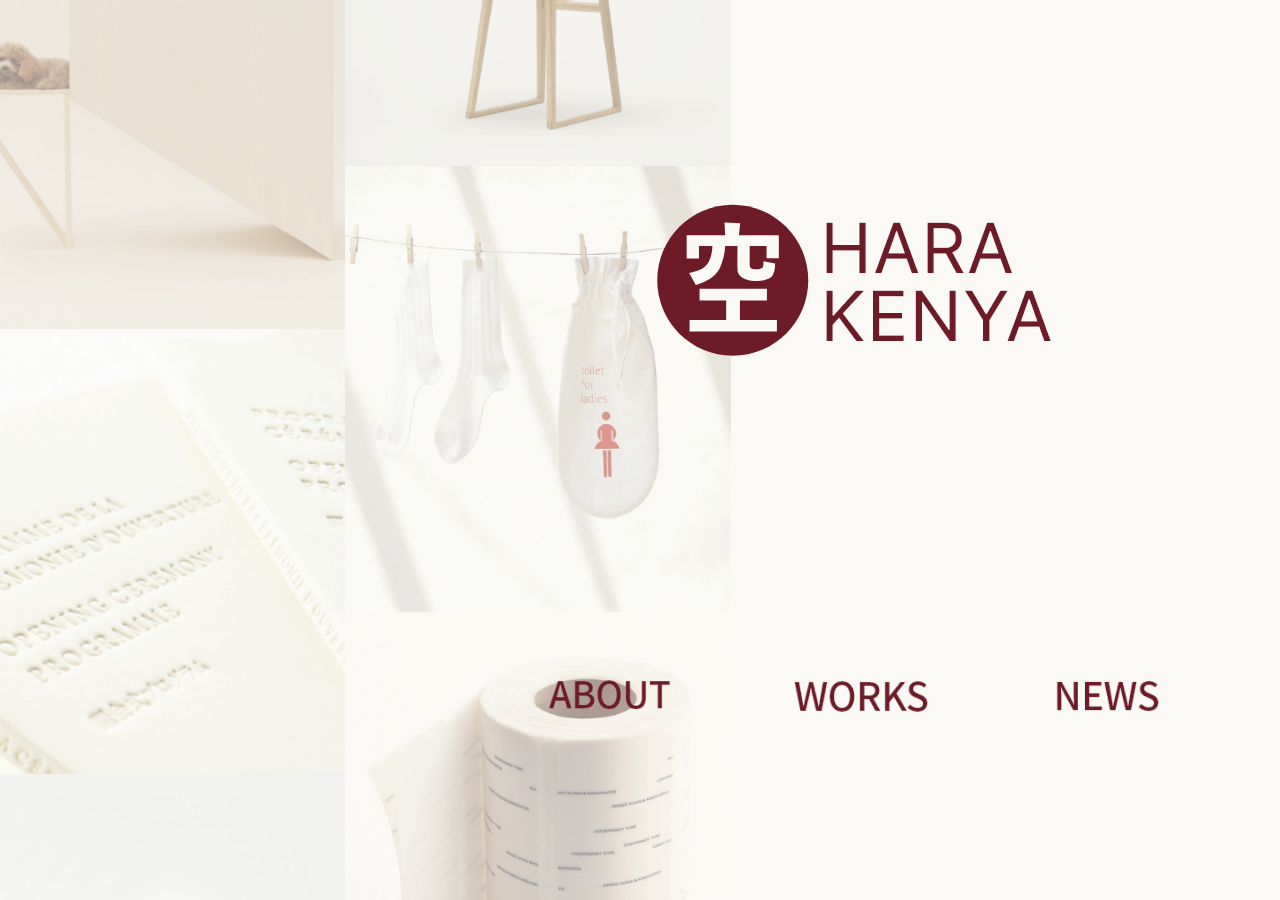
<file: index.html>
<!DOCTYPE html>
<html lang="ko">
<head>
    <meta charset="UTF-8">
    <meta http-equiv="X-UA-Compatible" content="IE=edge">
    <meta name="viewport" content="width=device-width, initial-scale=1.0">
    <title>HARA KENTA</title>
    <link rel="stylesheet" href="master.css">
</head>
<body>
    <div class="cont">
        <div class="wrap">
           <a href="sub01.html">
                <div class="icon00 icon01">
                    <img src="img/m03.png" height="60px">
                </div>
            </a>     
            <a href="sub02.html">
                <div class="icon00 con02">
                    <img src="img/m04.png" height="60px">
                </div>
            </a>    
            <a href="sub03.html">
                <div class="icon00 icon03">
                    <img src="img/m05.png" height="60px">
                </div>
            </a>    
        </div>
        <div class="wrap2">
            <img src="img/m02.png">
        </div>
    </div>
</body>
</html>
</file>
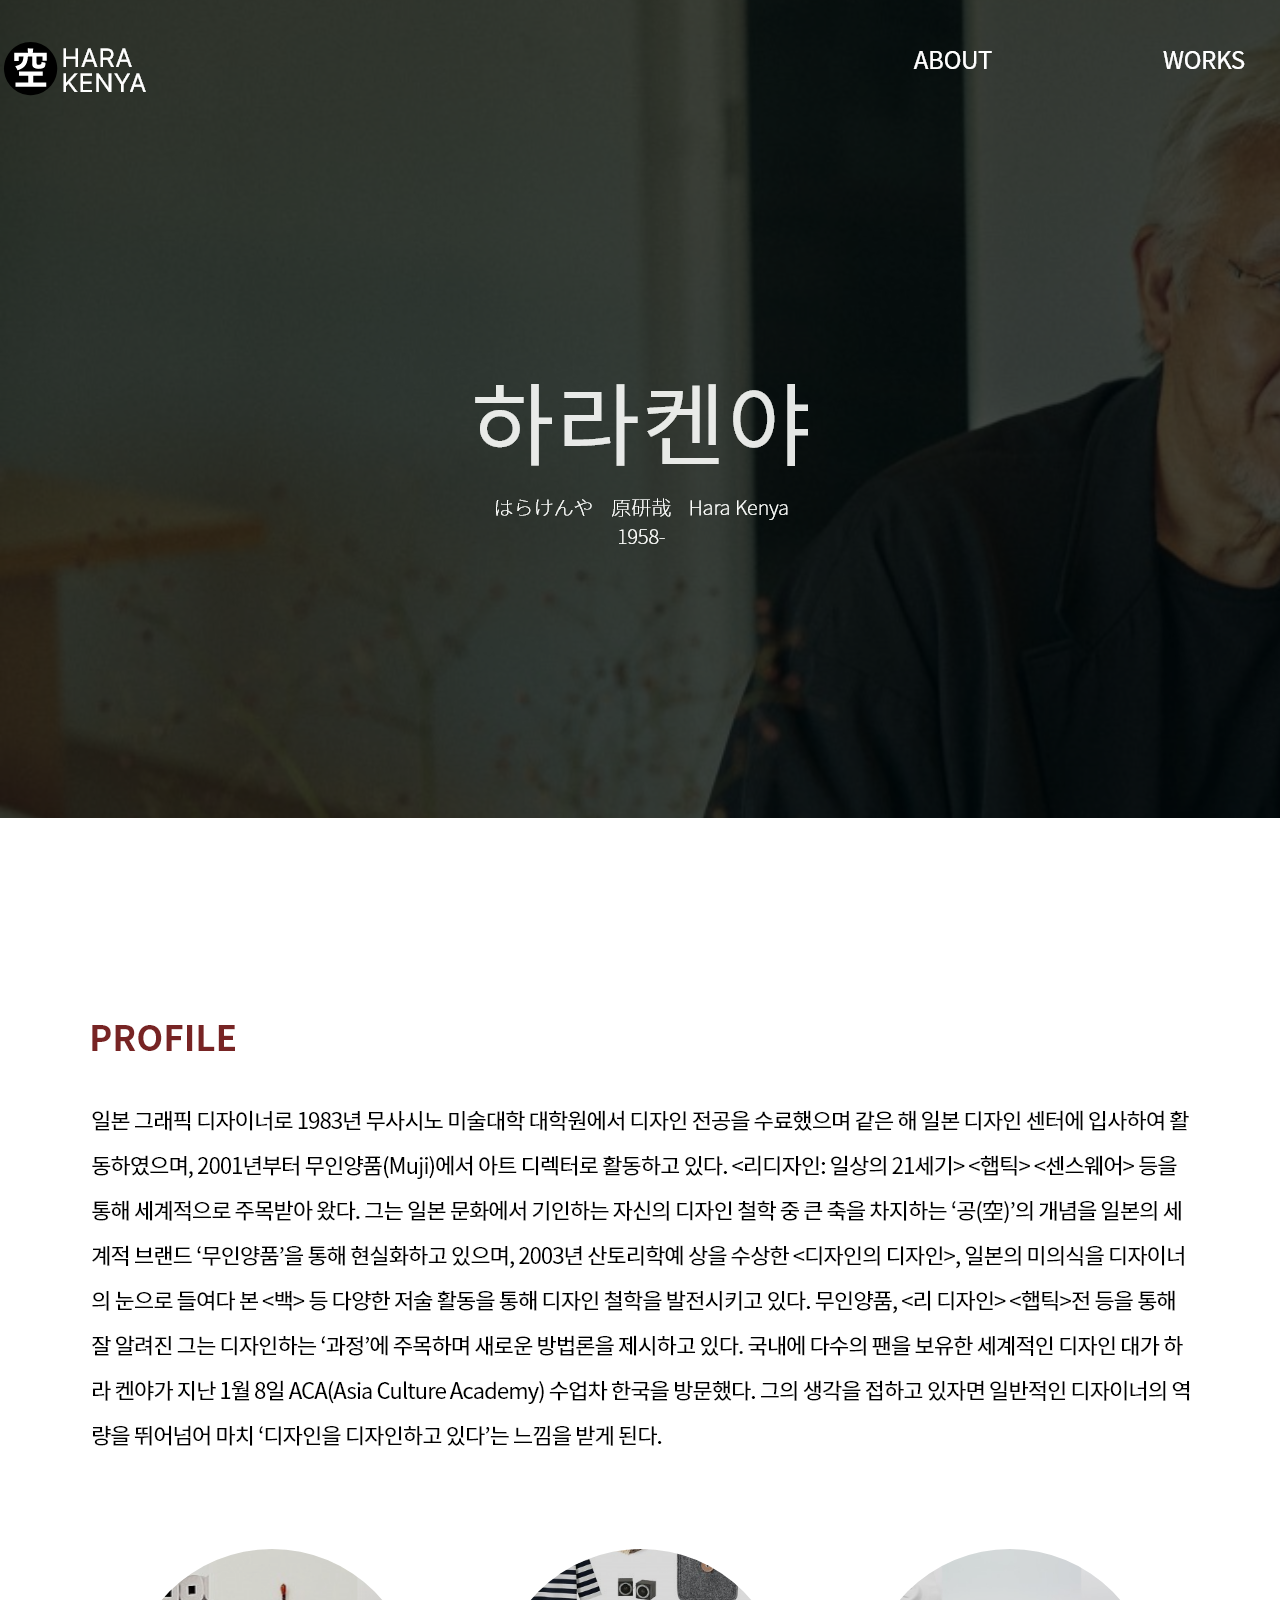
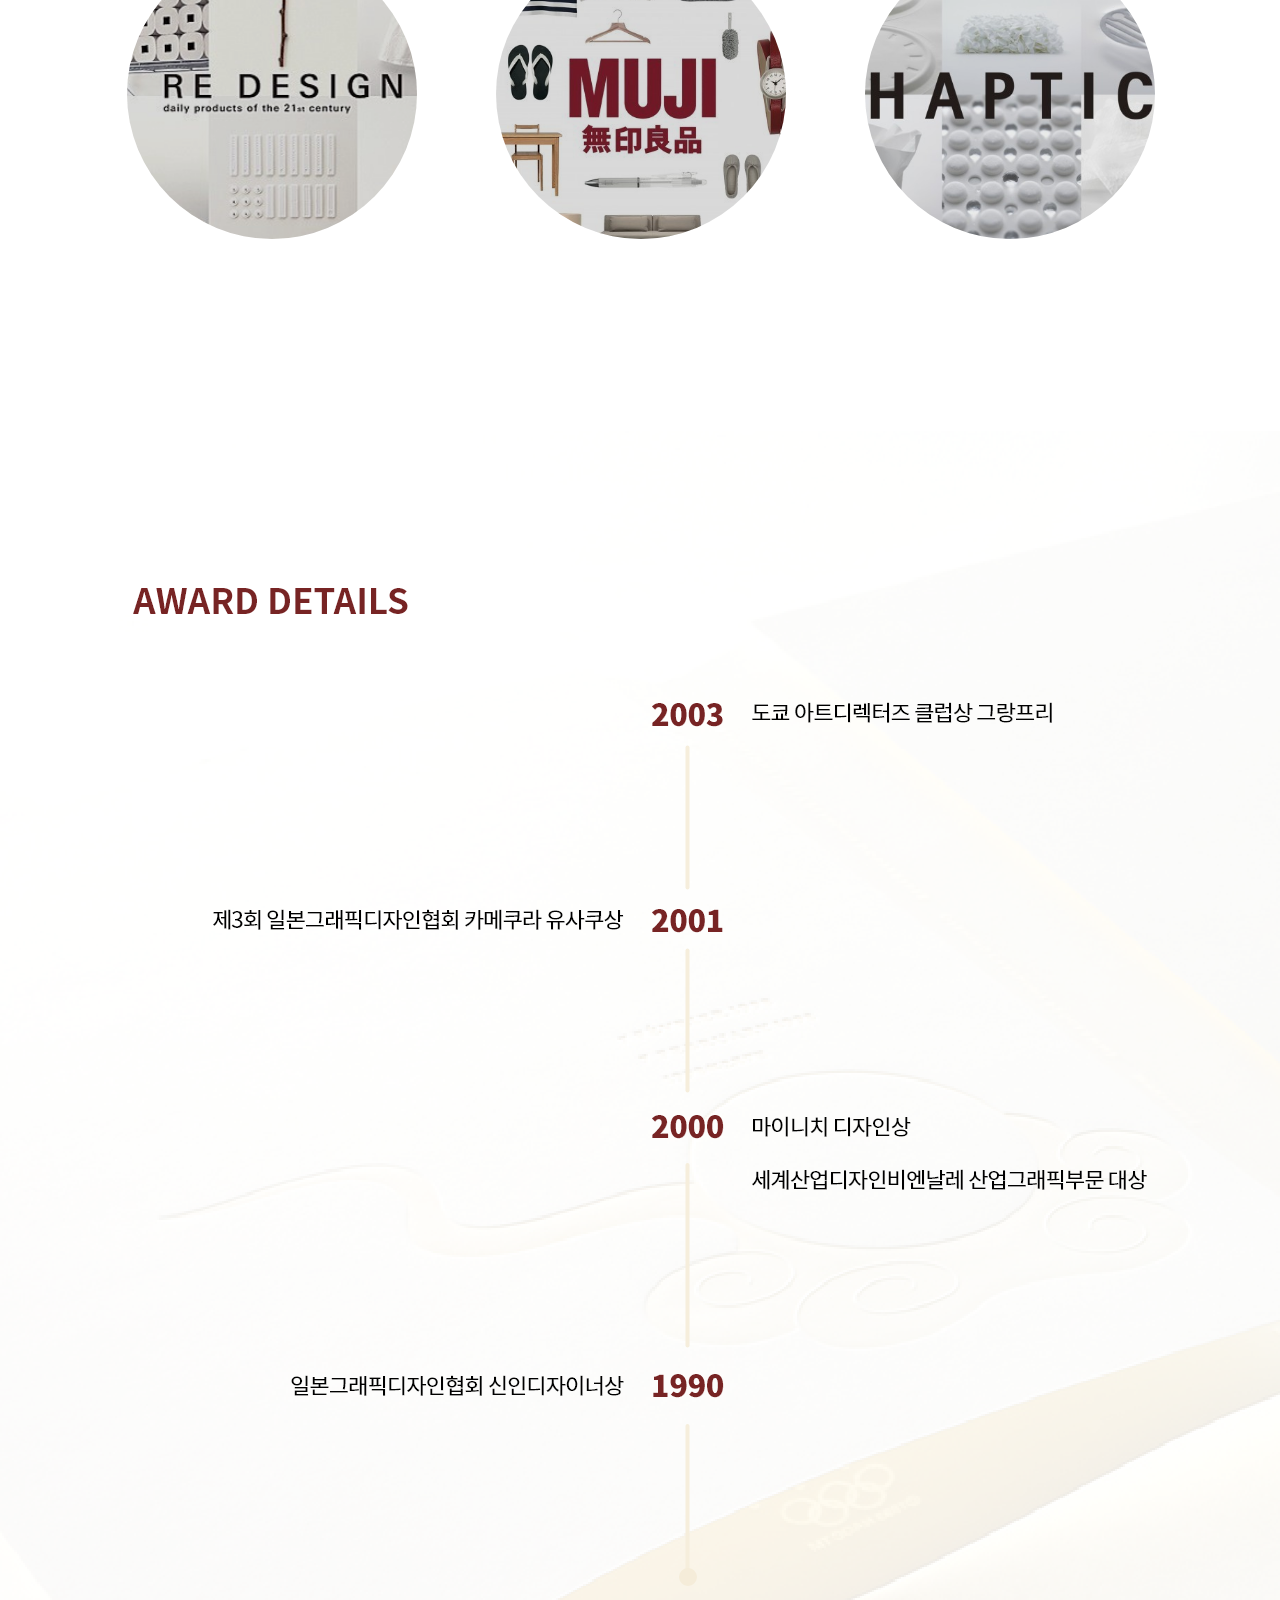
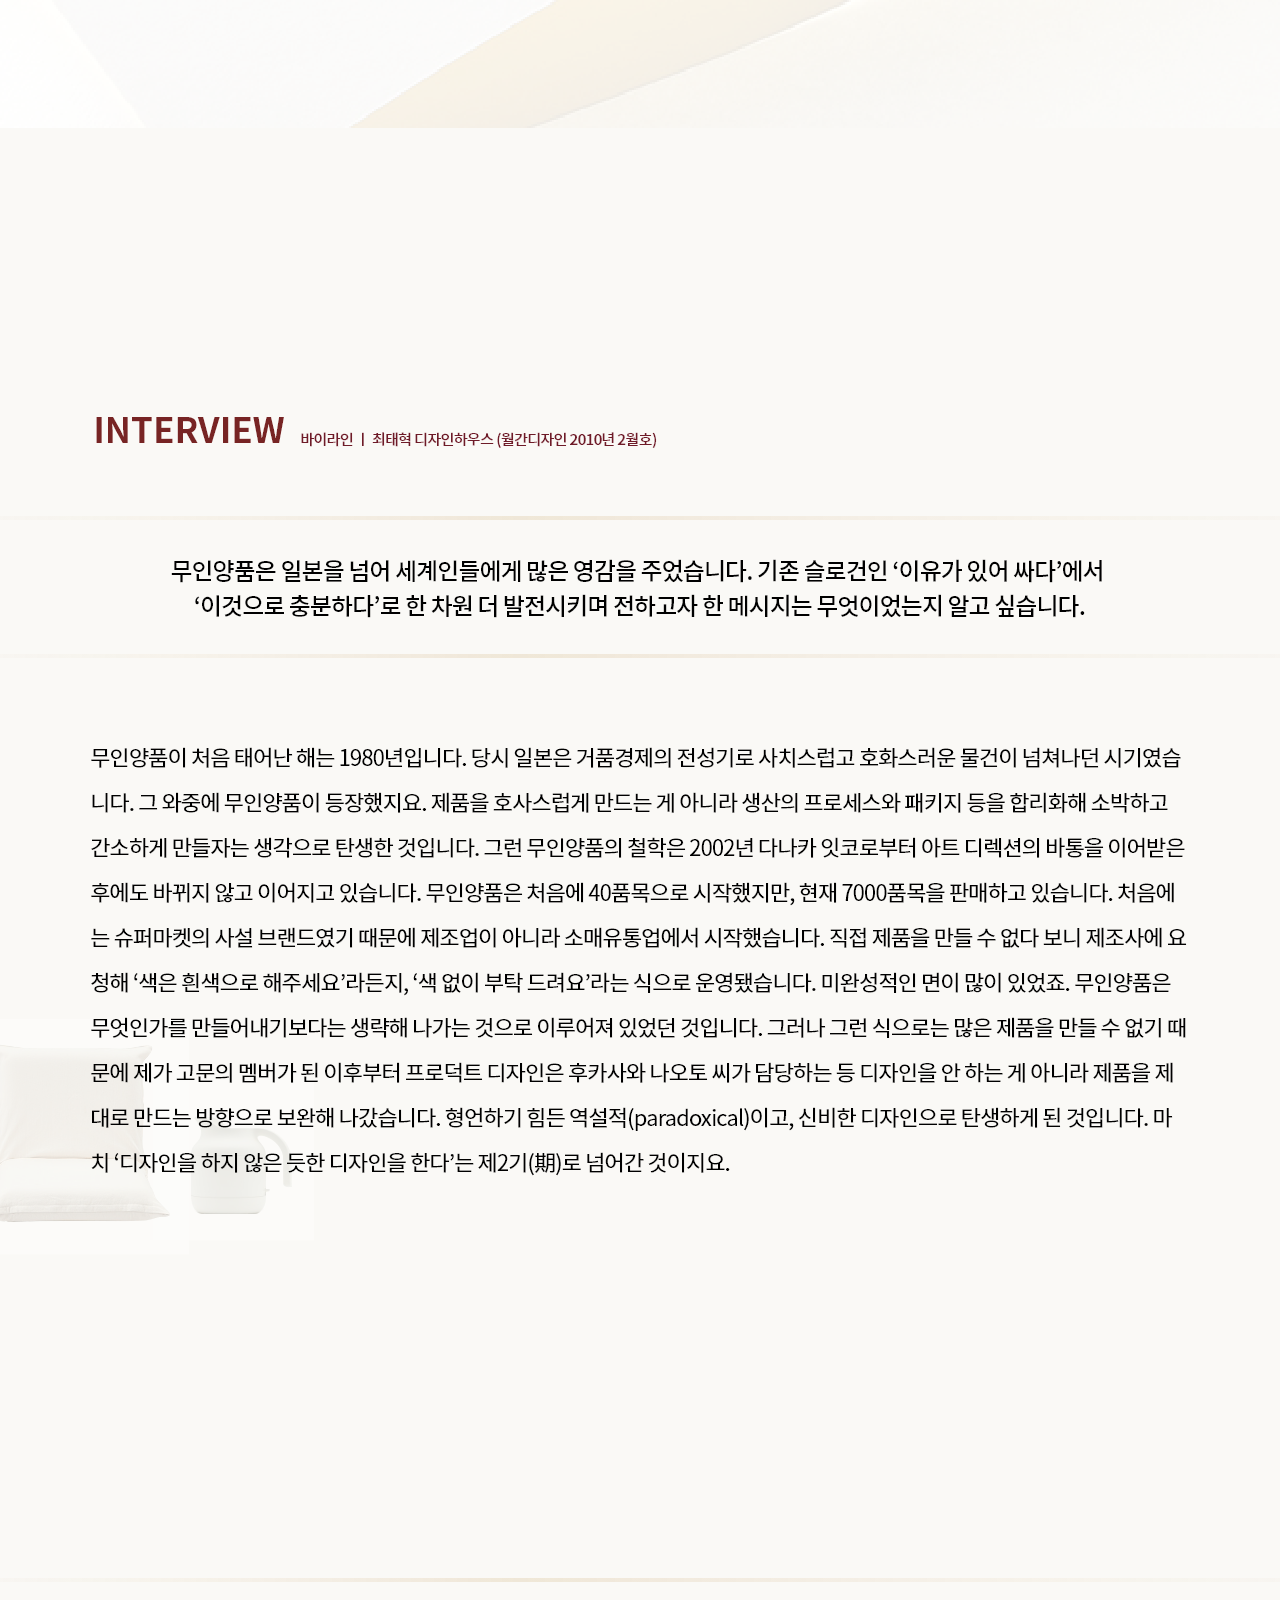
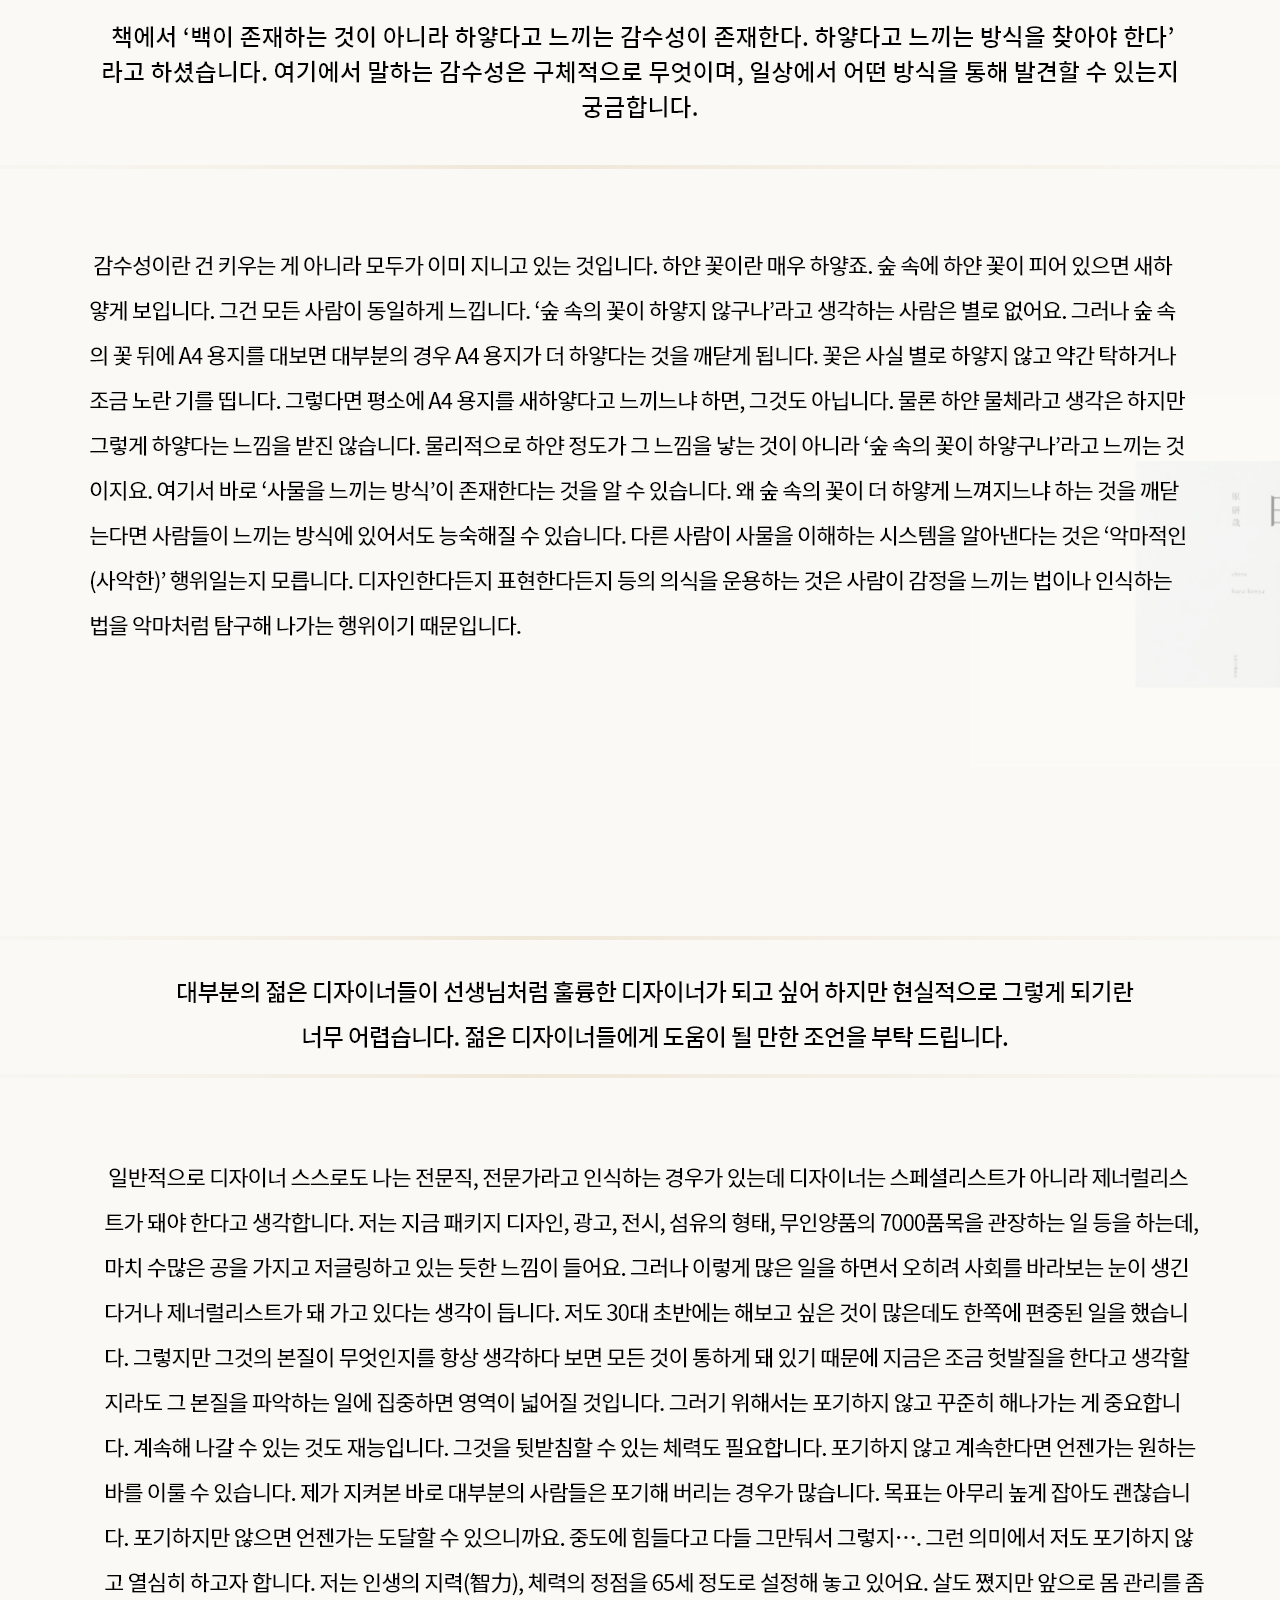
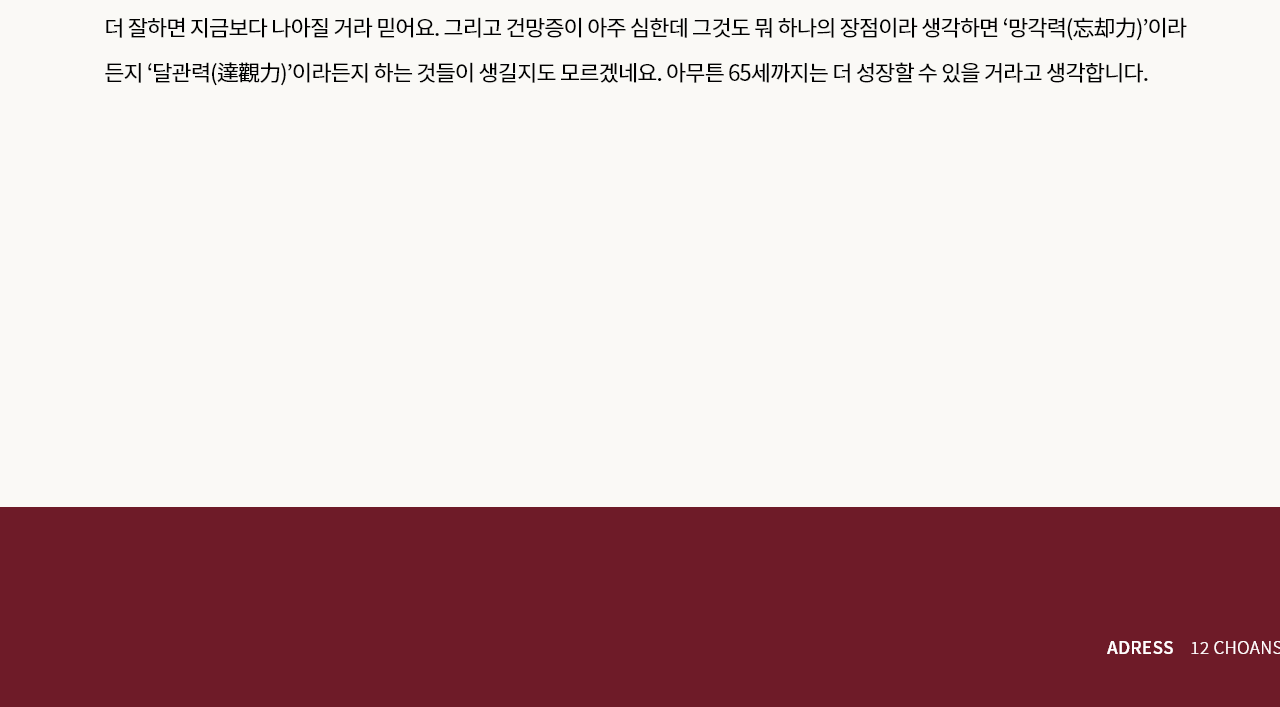
<file: sub01.html>
<!DOCTYPE html>
<html lang="ko">
<head>
    <meta charset="UTF-8">
    <meta http-equiv="X-UA-Compatible" content="IE=edge">
    <meta name="viewport" content="width=device-width, initial-scale=1.0">
    <title>HARA KENTA</title>
    <link rel="stylesheet" href="master.css">
</head>
<body>
    <section>
        <div class="s01_b00 s01_b01">
            <nav>
                <ul>
                    <li class="bt00"><a href="index.html"><img src="img/s01_m01.png"></a></li>
                    <li class="bt01"><a href="sub01.html"><img src="img/s01_m02.png"></a></li>
                    <li class="bt02"><a href="sub02.html"><img src="img/s01_m03.png"></a></li>
                    <li class="bt03"><a href="sub03.html"><img src="img/s01_m04.png"></a></li>
                </ul>
            </nav>
            <div class="s01_txt">
                <img src="img/s01_00.png">
            </div>
        </div>
        <div class="s01_b00 s01_b02">
            <img src="img/s01_02.png">
        </div>
        <div class="s01_b00 s01_b03">
            <img src="img/s01_03.png">
        </div>
        <div class="s01_b00 s01_b04">
            <img src="img/s01_04.png">
        </div>
        <div class="s01_b00 s01_b05">
            <img src="img/s01_05.png">
        </div>
        <div class="s01_b00 s01_b06">
            <img src="img/s01_06.png">
        </div>
        <div class="s01_box1"></div>
        <div class="s01_b00 s01_b07">
            <img src="img/s01_07.png">
        </div>
    </section>
</body>
</html>
</file>
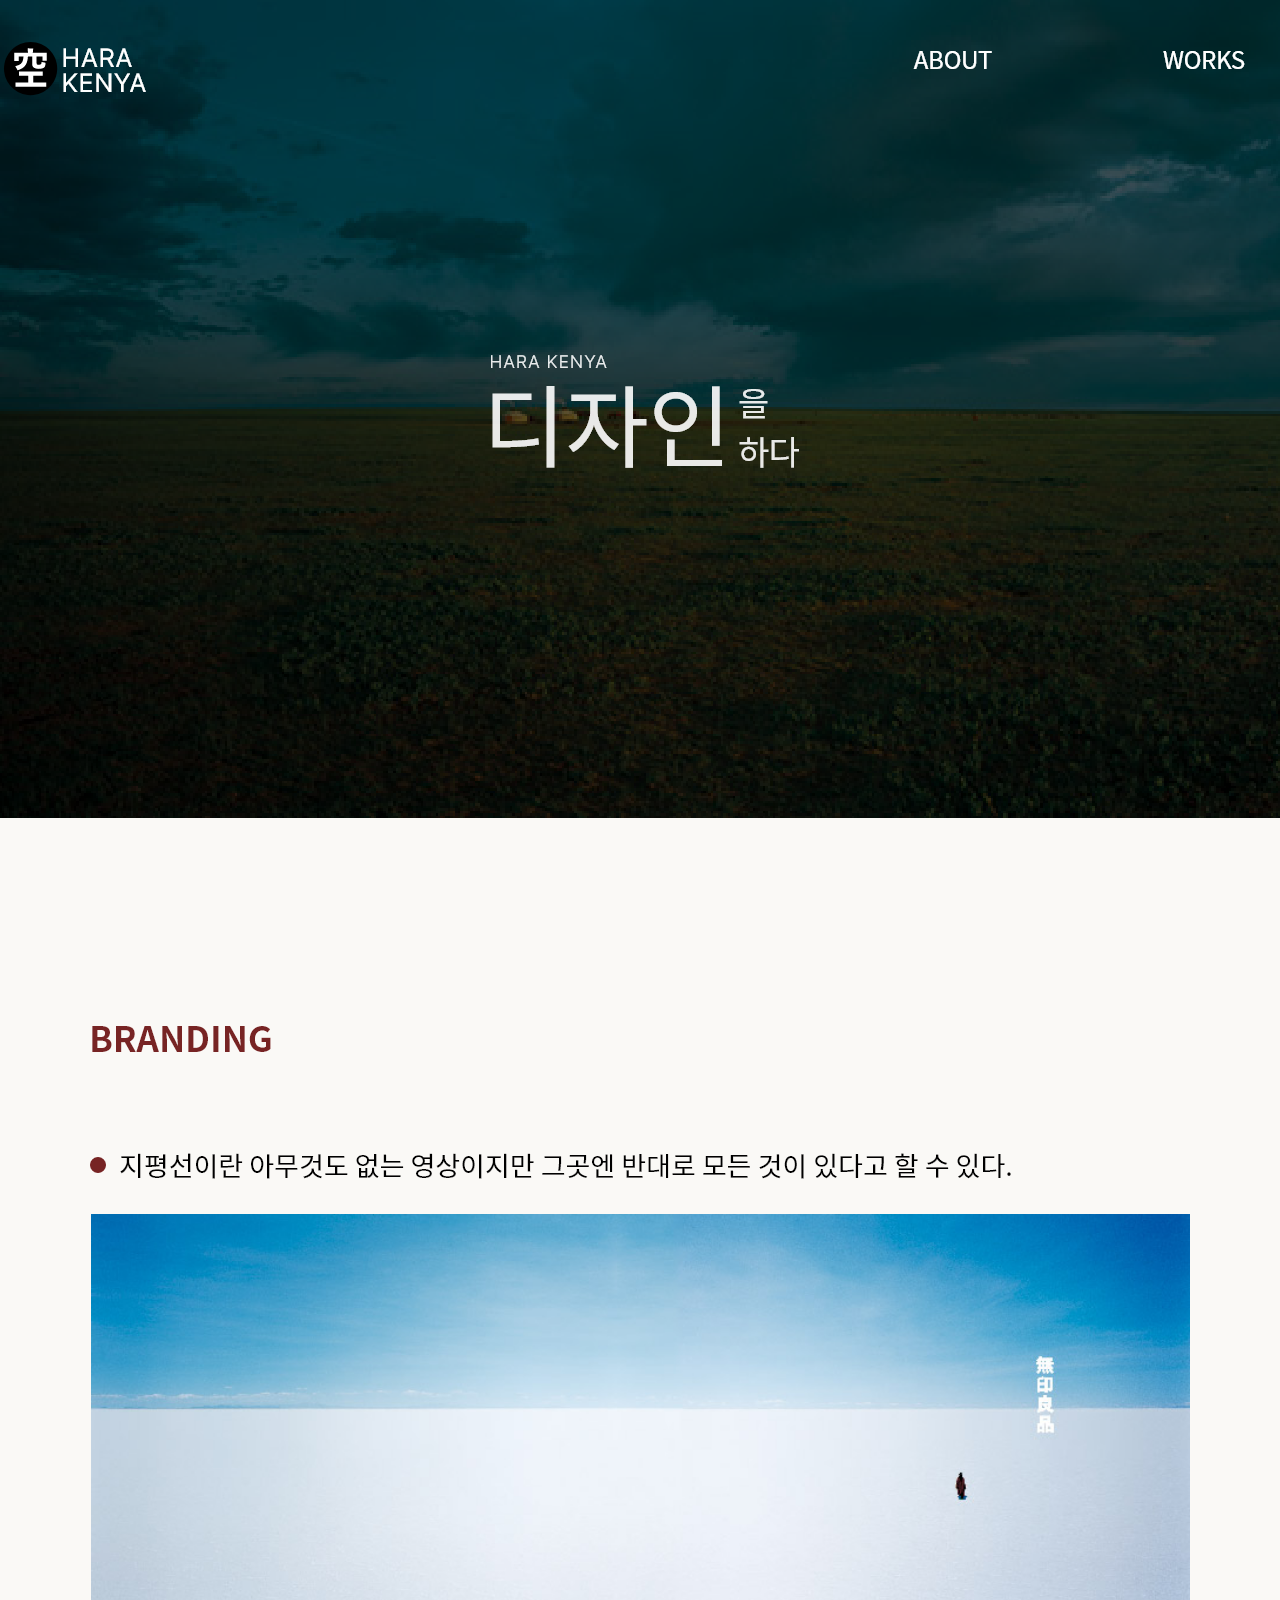
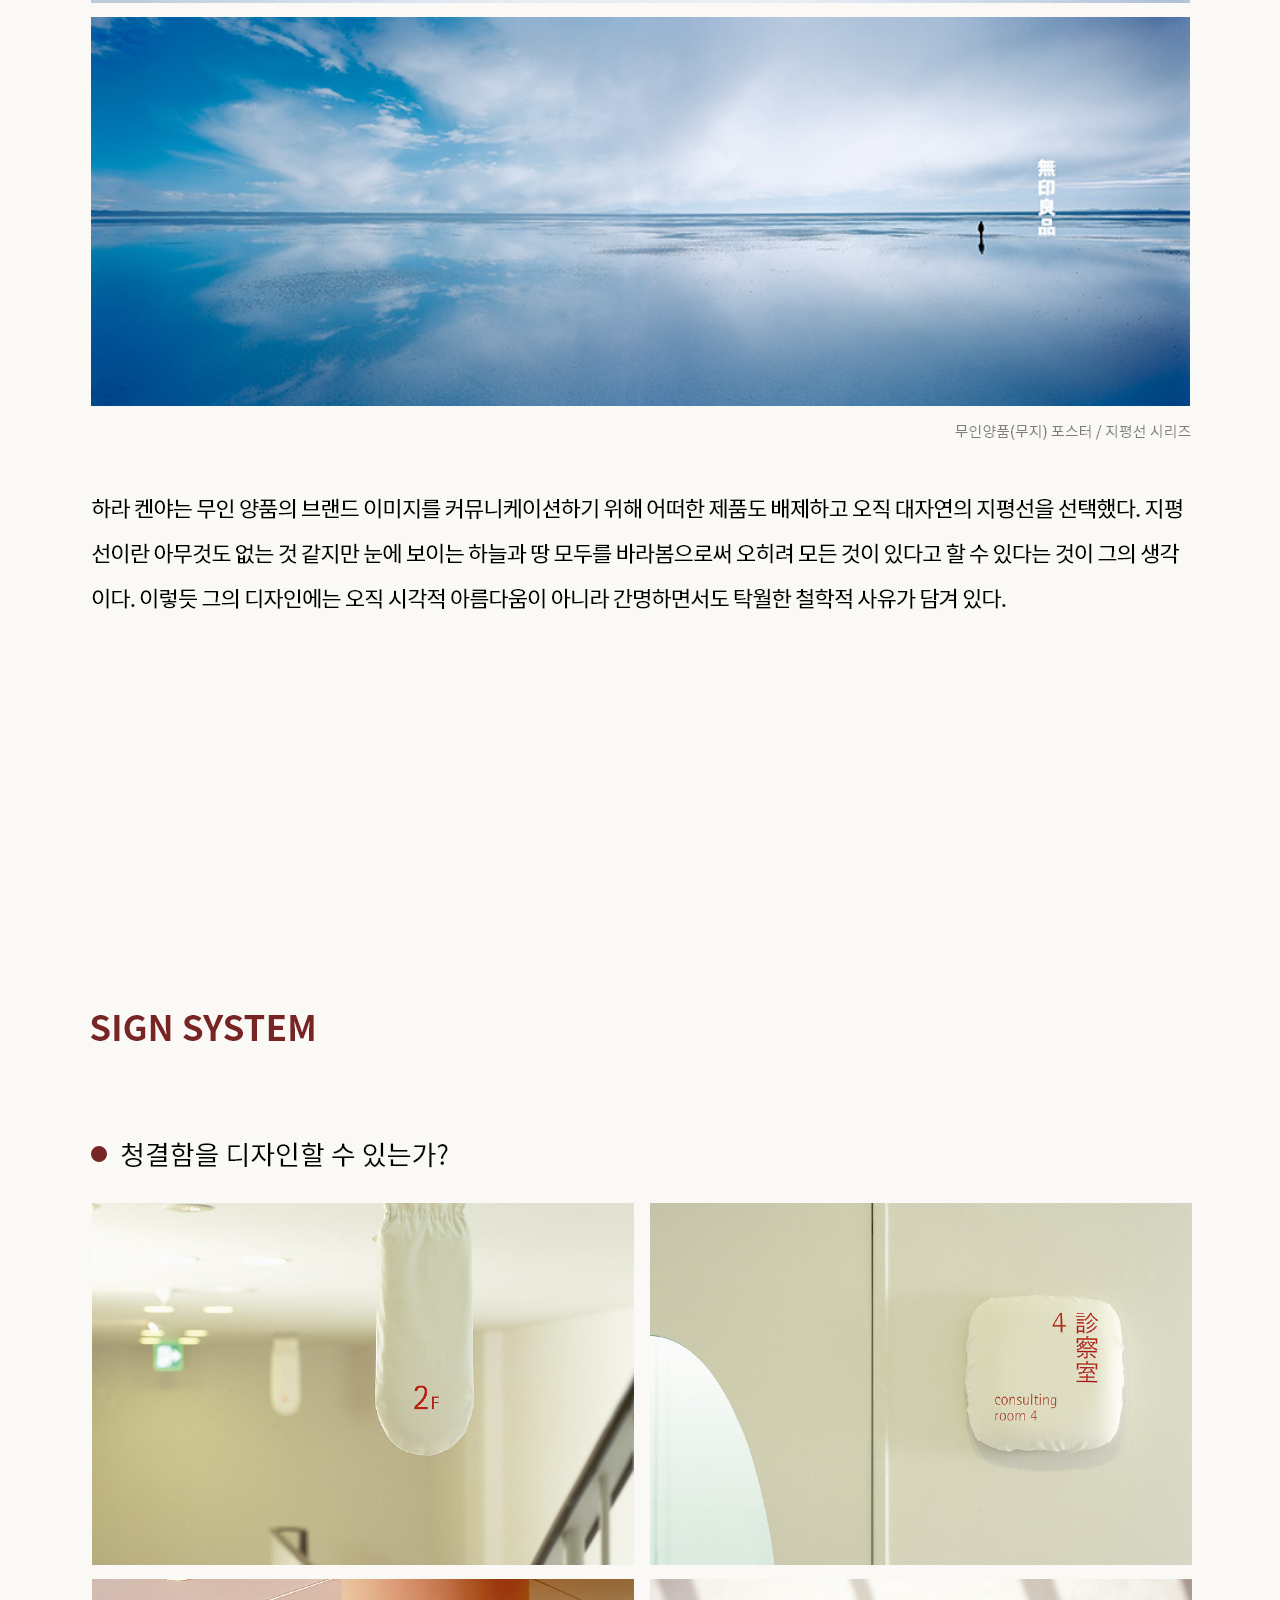
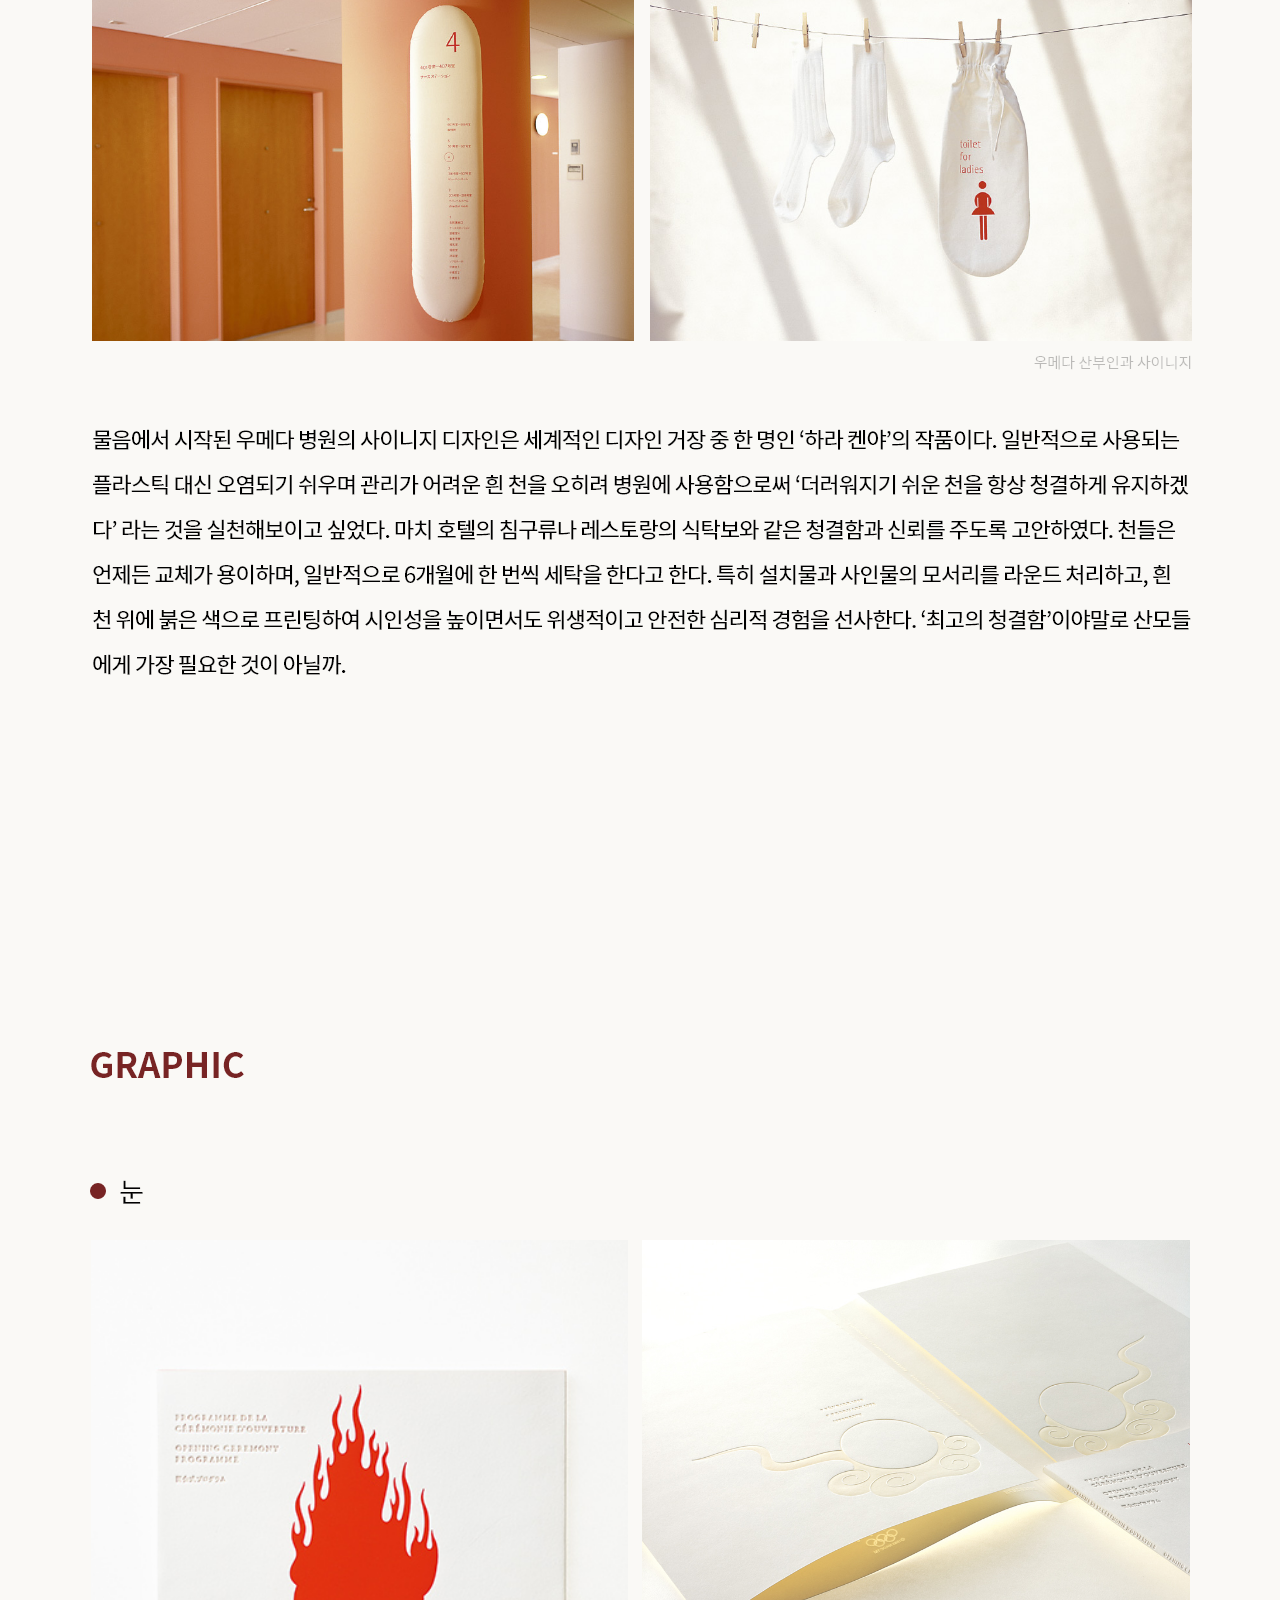
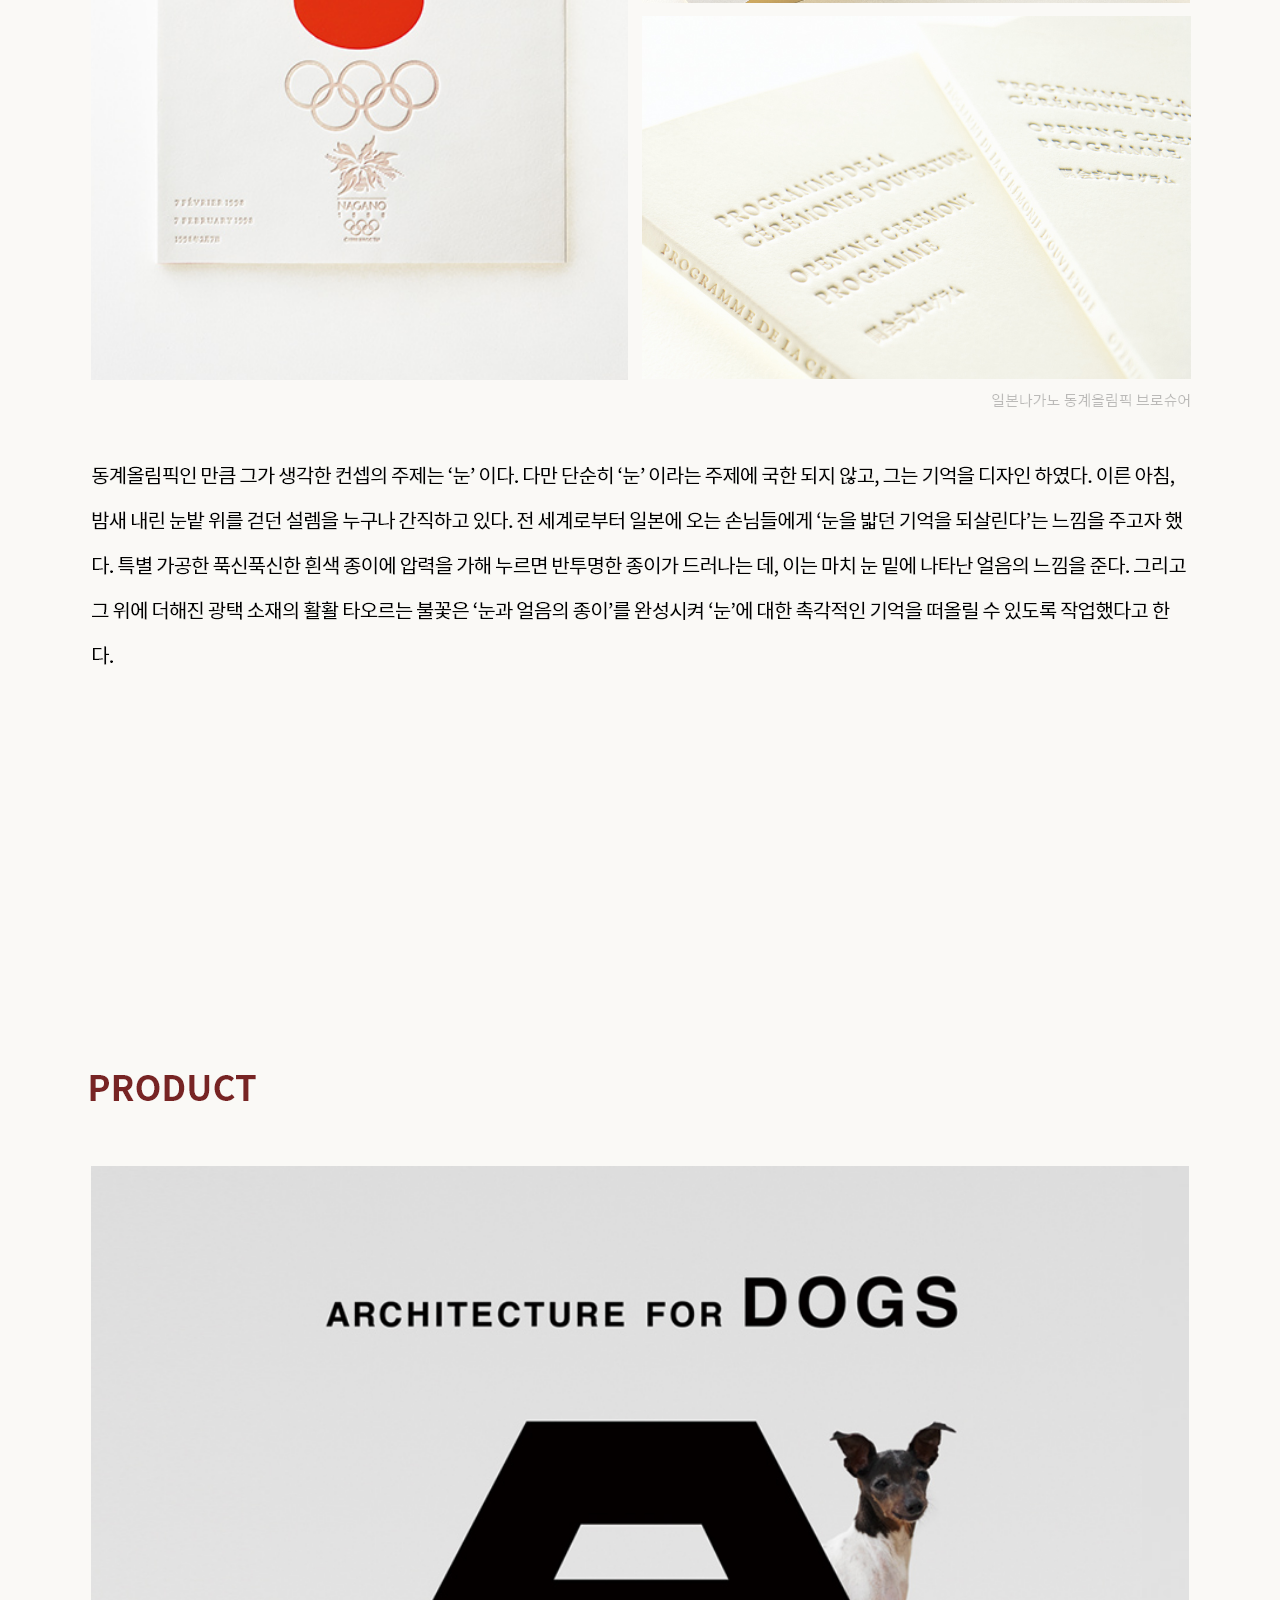
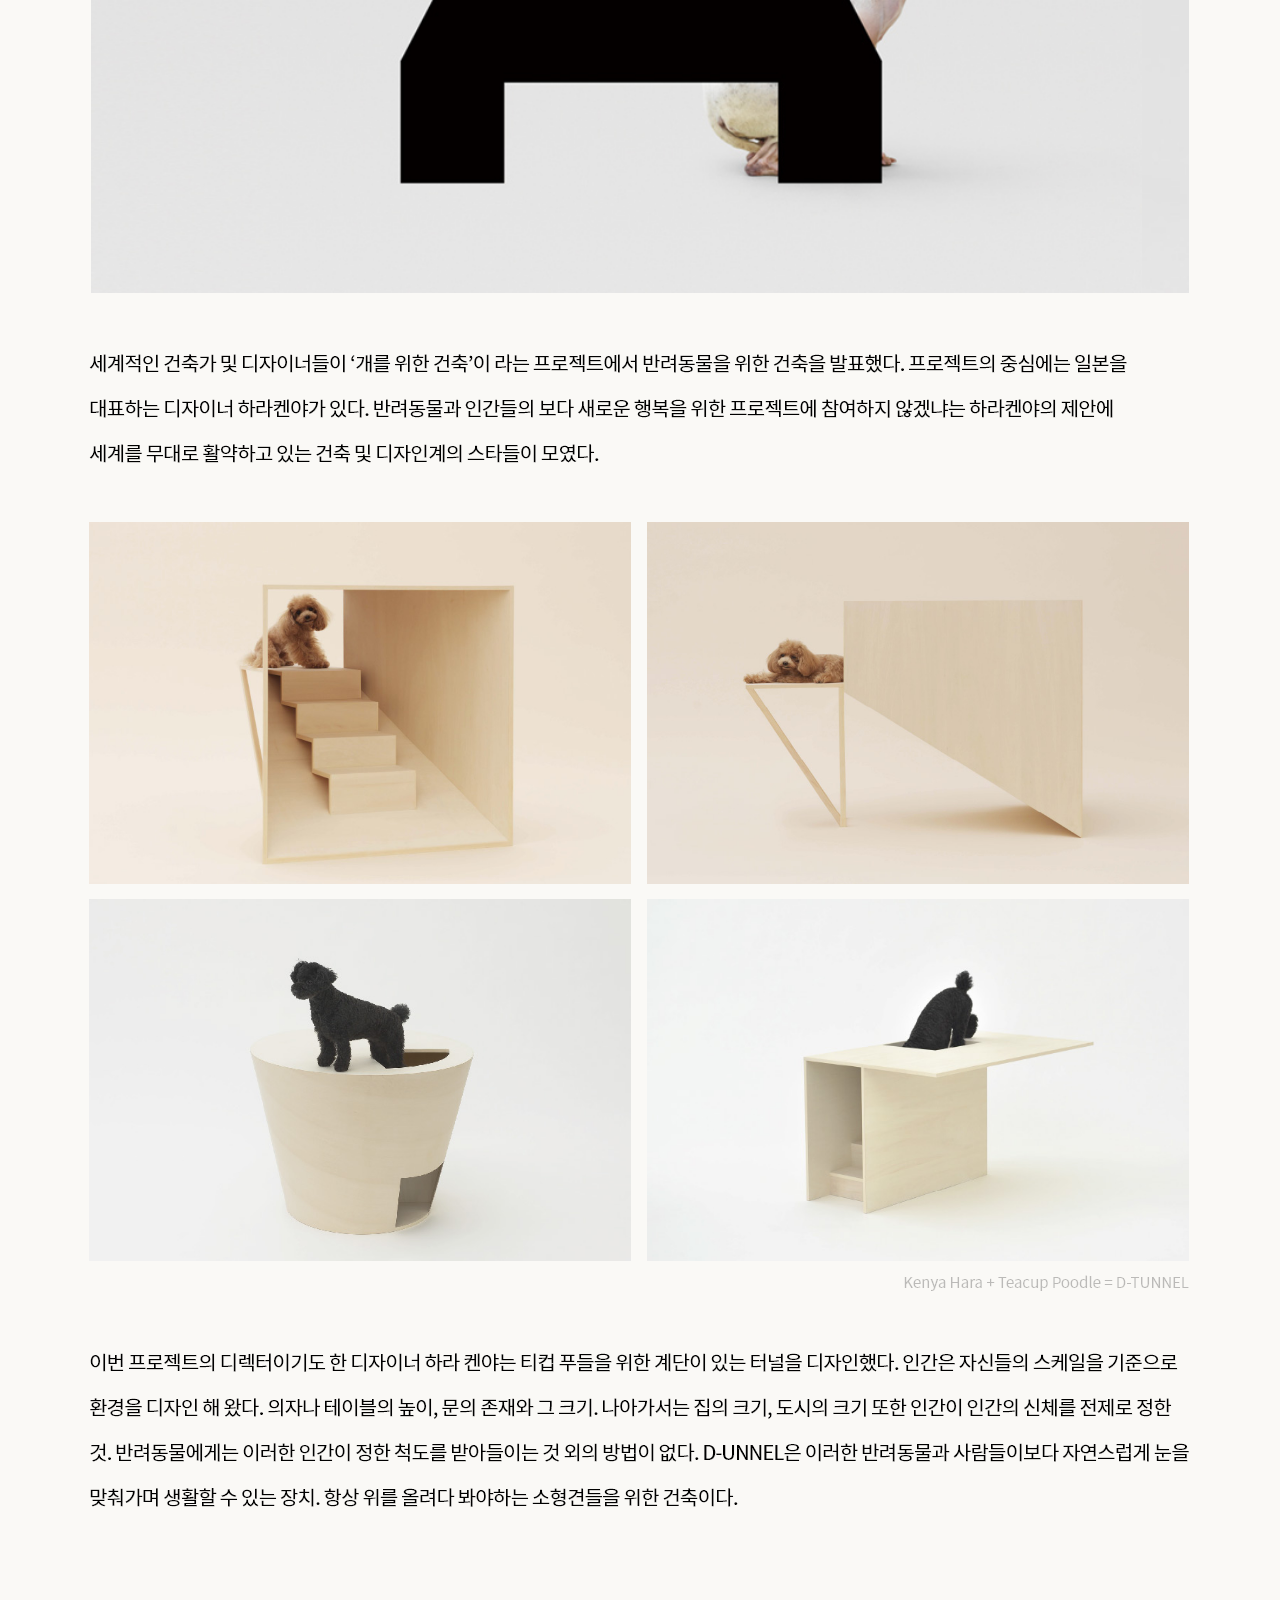
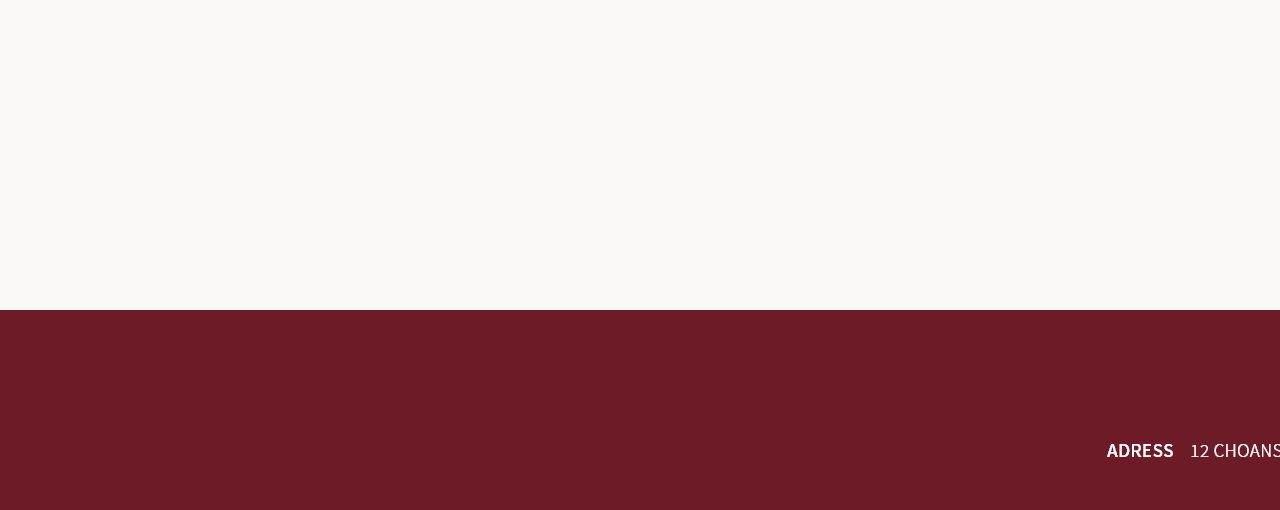
<file: sub02.html>
<!DOCTYPE html>
<html lang="ko">
<head>
    <meta charset="UTF-8">
    <meta http-equiv="X-UA-Compatible" content="IE=edge">
    <meta name="viewport" content="width=device-width, initial-scale=1.0">
    <title>HARA KENYA</title>
    <link rel="stylesheet" href="master.css">
</head>
<body>
    <section>
        <div class="s02_b00 s02_b01">
            <nav>
                <ul>
                    <li class="bt00"><a href="index.html"><img src="img/s01_m01.png"></a></li>
                    <li class="bt01"><a href="sub01.html"><img src="img/s01_m02.png"></a></li>
                    <li class="bt02"><a href="sub02.html"><img src="img/s01_m03.png"></a></li>
                    <li class="bt03"><a href="sub03.html"><img src="img/s01_m04.png"></a></li>
                </ul>
            </nav>
            <div class="s02_txt">
                <img src="img/s02_00.png">
            </div>
        </div>
        <div class="s02_b00 s02_b02">
            <img src="img/s02_02.png">
        </div>
        <div class="s02_b00 s02_b03">
            <img src="img/s02_03.png">
        </div> 
        <div class="s02_b00 s02_b04">
            <img src="img/s02_04.png">
        </div>
        <div class="s02_b00 s02_b05">
            <img src="img/s02_05.png">
        </div>
        <div class="s02_box1"></div>
        <div class="s02_b00 s02_b06">
            <img src="img/s01_07.png">
        </div>
    </section>
</body>
</html>
</file>
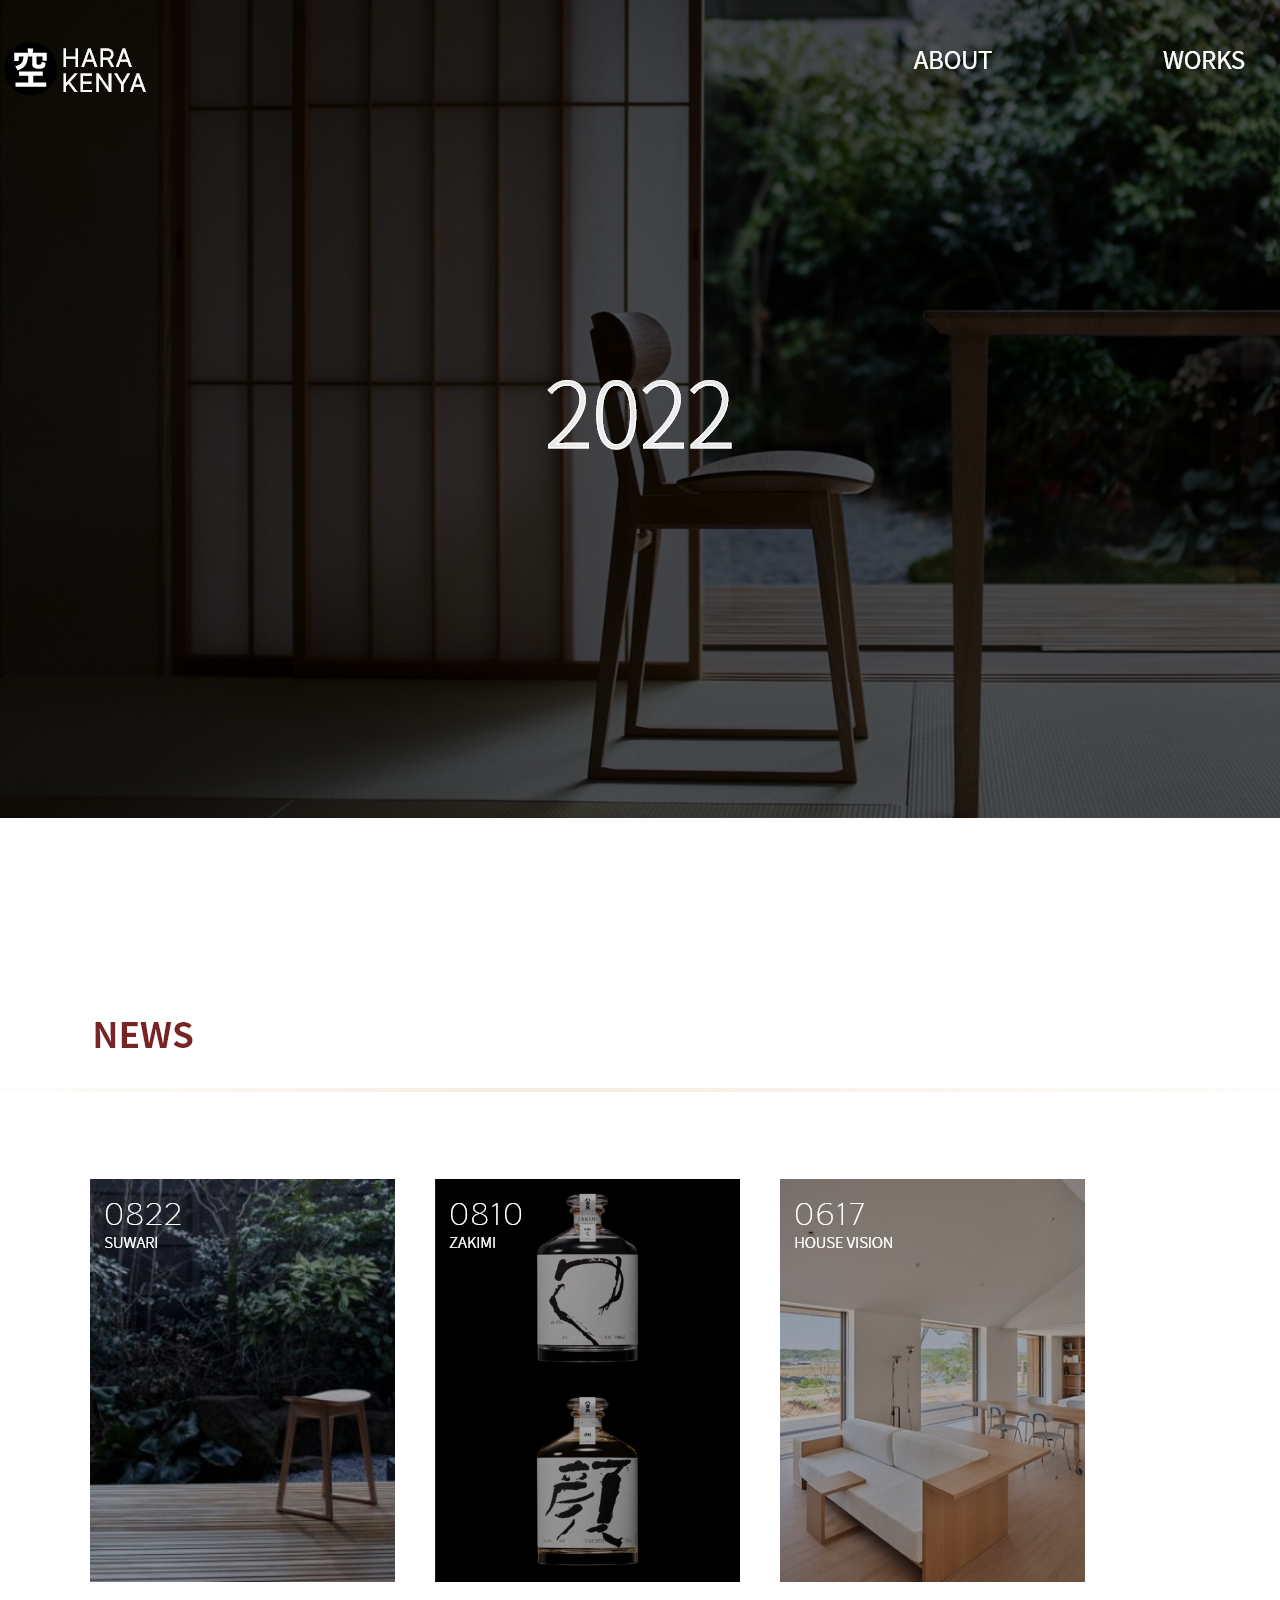
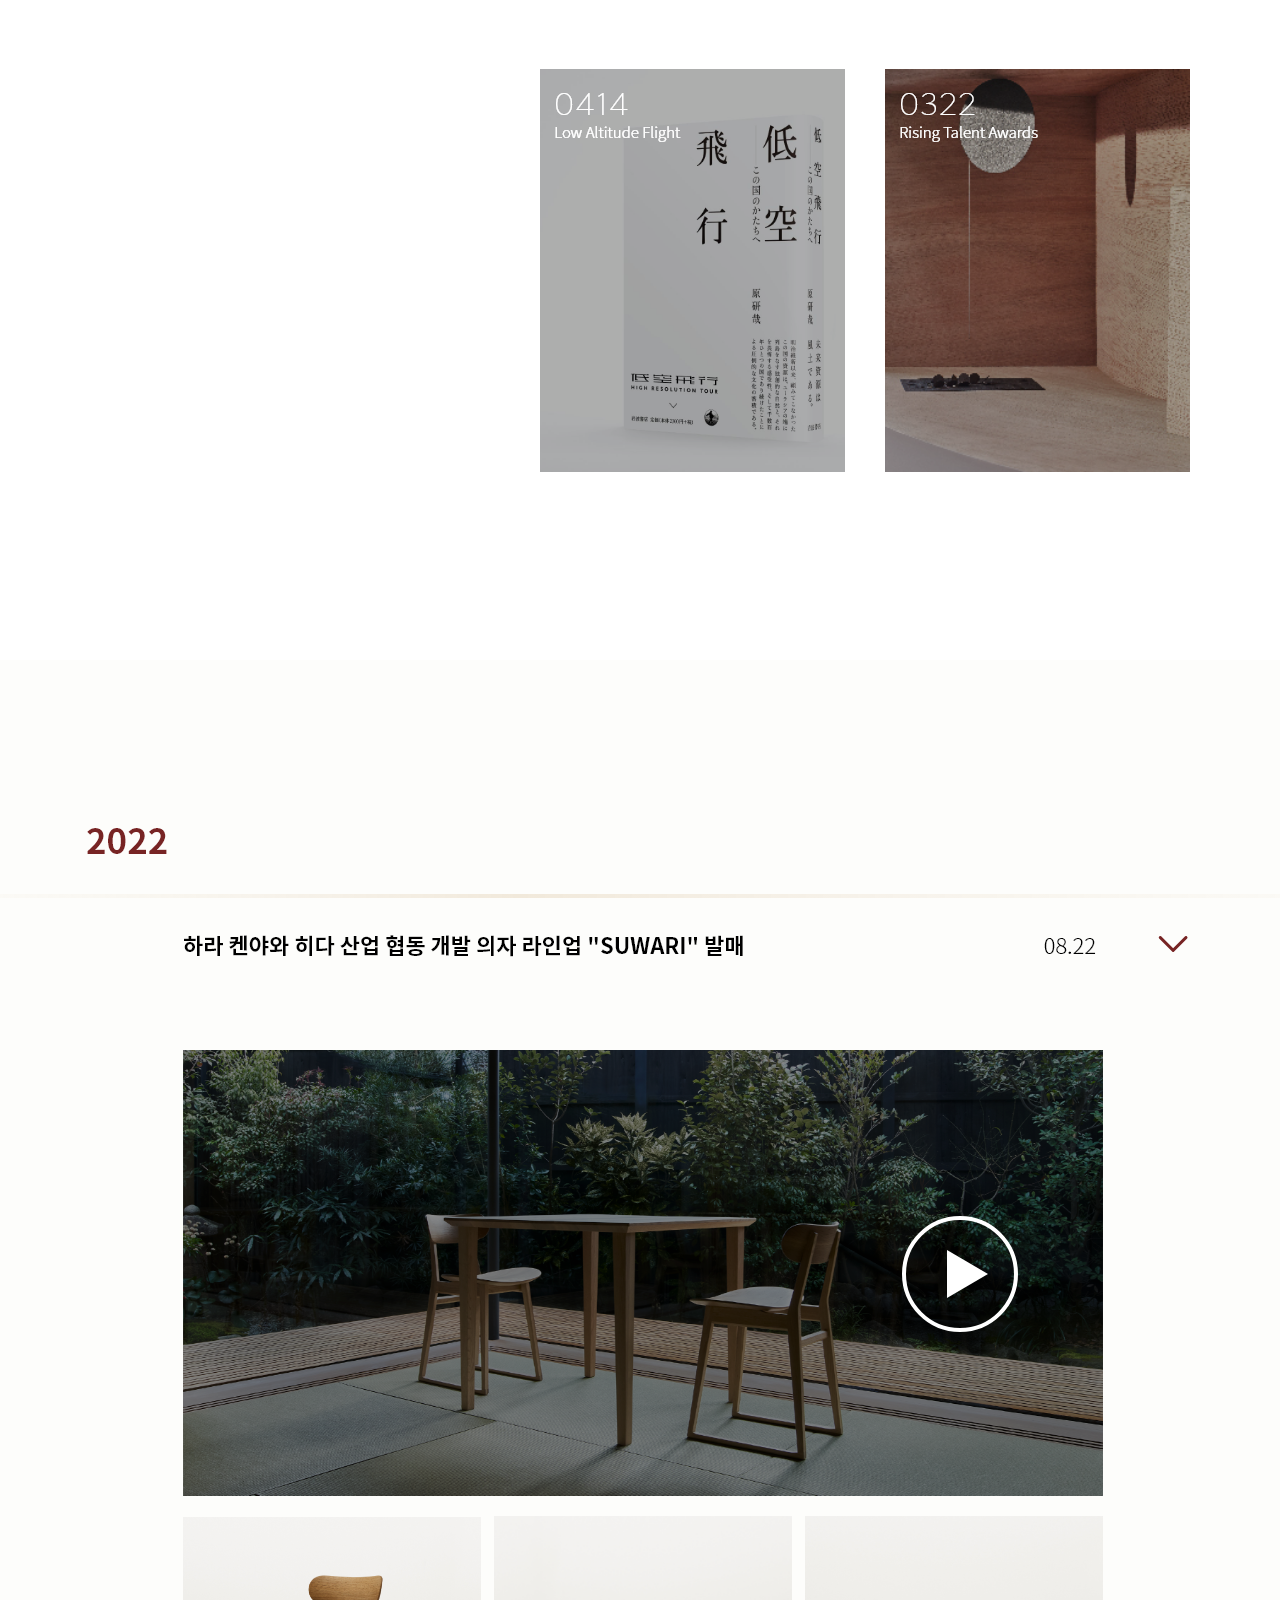
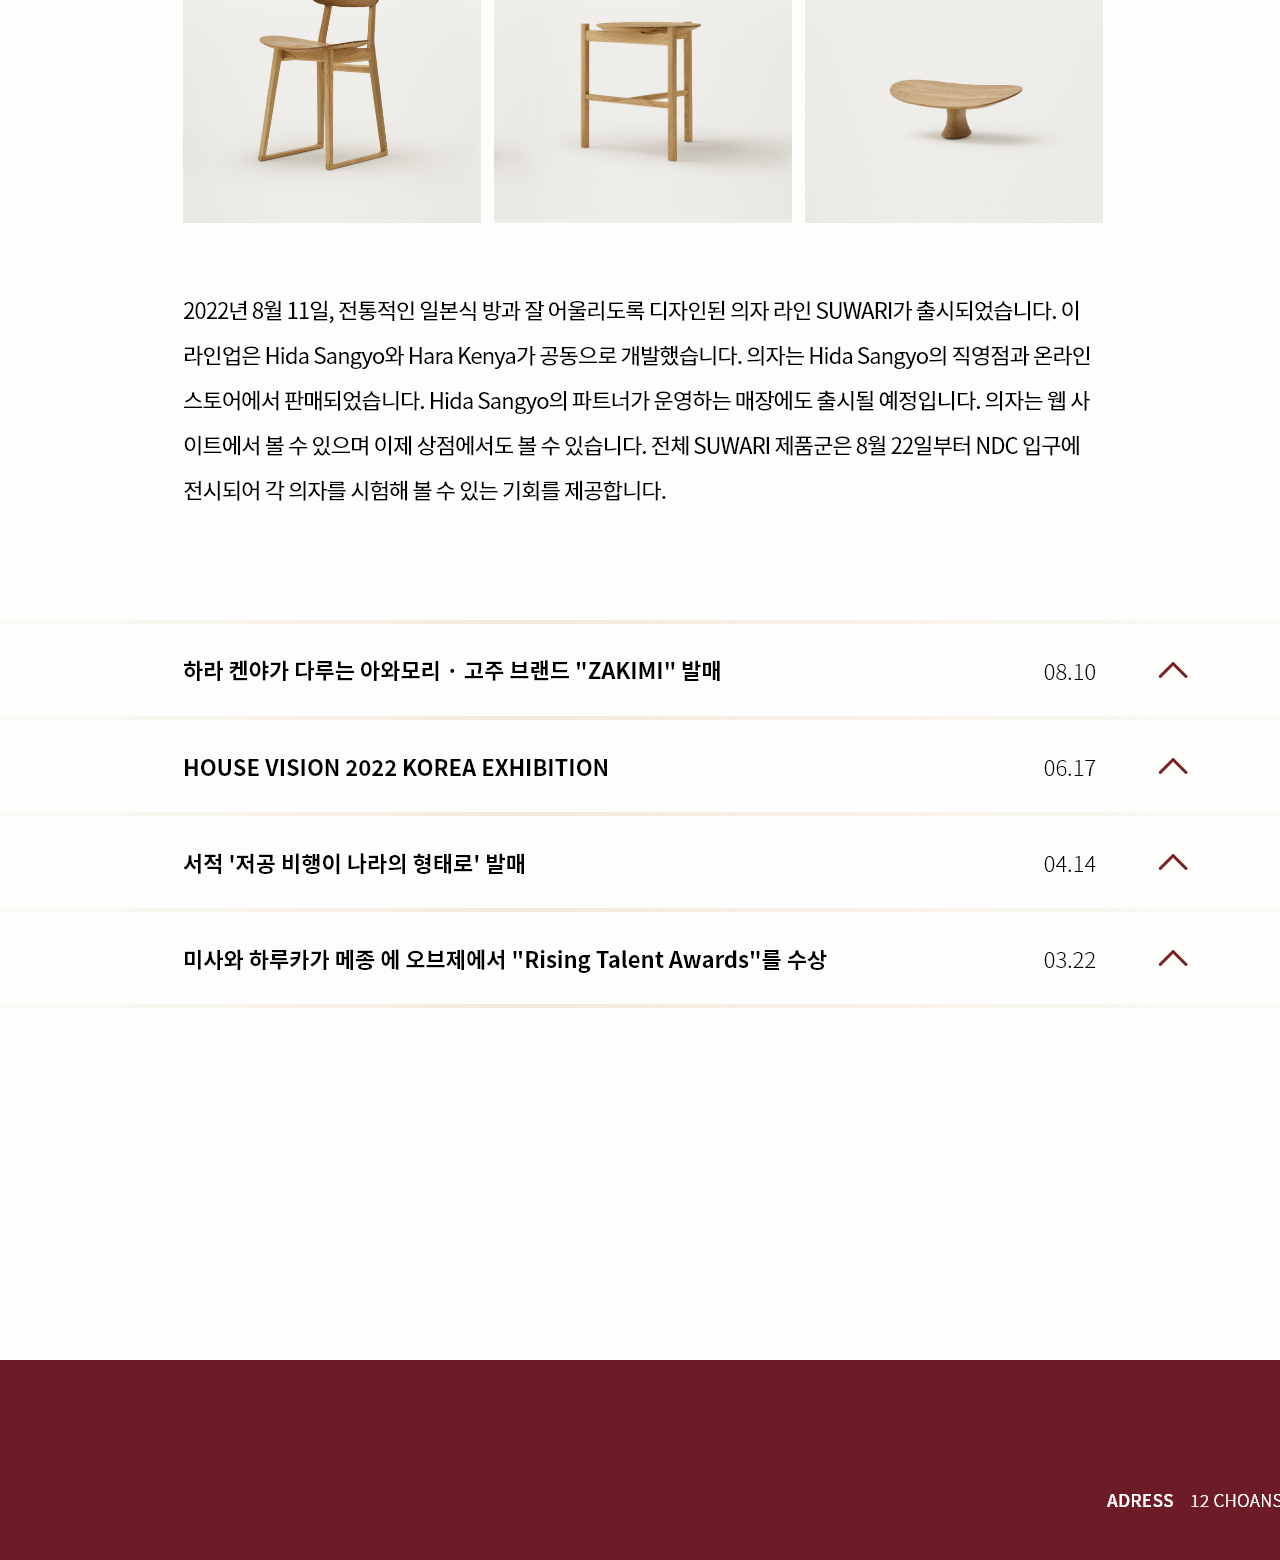
<file: sub03.html>
<!DOCTYPE html>
<html lang="ko">
<head>
    <meta charset="UTF-8">
    <meta http-equiv="X-UA-Compatible" content="IE=edge">
    <meta name="viewport" content="width=device-width, initial-scale=1.0">
    <title>HARA KENTA</title>
    <link rel="stylesheet" href="master.css">
</head>
<body>
    <section>
        <div class="s03_b00 s03_b01">
            <nav>
                <ul>
                    <li class="bt00"><a href="index.html"><img src="img/s01_m01.png"></a></li>
                    <li class="bt01"><a href="sub01.html"><img src="img/s01_m02.png"></a></li>
                    <li class="bt02"><a href="sub02.html"><img src="img/s01_m03.png"></a></li>
                    <li class="bt03"><a href="sub03.html"><img src="img/s01_m04.png"></a></li>
                </ul>
            </nav>
            <div class="s03_txt">
                <img src="img/s03_00.png">
            </div>
        </div>

        <div class="s03_b00 s03_b02">
            <img src="img/s03_02.png">
        </div>

        <div class="s03_b00 s03_b03">
            <div class="bt"> <a href="https://www.ndc.co.jp/hara/news/news/hida_suwari_h264_360kbps.mp4"> <img src="img/s03_b.png"></a>
            </div>
           
            <div class="s03_b03_1">
                <img src="img/s03_03.png">
            </div>
            
        </div>

        <div class="s03_box1"></div>

        <div class="s03_b00 s03_b04"> 
            <img src="img/s01_07.png">
        </div>

        
    </section>
</body>
</html>
</file>
<file: master.css>
*{
    margin: 0;
    padding: 0;
    text-decoration: none;
    list-style-type: none;
}

.cont{
    width: 100vw;
    height: 100vh;
    background-image: url(img/m01.png);
    background-size: cover;
    background-position: center;
    display: flex;
    justify-content: center;
}

.icon00:hover{filter: drop-shadow(2px 2px 2px rgb(95, 28, 28));}

.wrap{
    position: absolute;
    width: 611px;
    height: 69px;
    right: 120px;
    bottom: 165px;
    display: flex;
    justify-content: space-between;
}

.wrap2{
    position: absolute;
    width: 417px;
    height: 174px;
    top: 190px;
    right: 217px;
}
.wrap2:hover{filter: drop-shadow(2px 2px 5px rgb(75, 8, 8));}


/*--네비게이션 시작--*/
nav{
    width: 100%;
    height: 61px;
    padding-top: 37px;
}
ul{
    width: 1500px;
    height: 61px;
    margin: 0 auto;
    display: flex;
    justify-content: space-between;
}

il{}
.bt00{padding-right: 600px;}
.bt01{}
.bt02{}
.bt03{}

.bt00:hover{filter: drop-shadow(2px 2px 5px rgb(137, 137, 137));}
.bt01:hover{filter: drop-shadow(2px 2px 5px rgb(159, 159, 159));}
.bt02:hover{filter: drop-shadow(2px 2px 5px rgb(159, 159, 159));}
.bt03:hover{filter: drop-shadow(2px 2px 5px rgb(159, 159, 159));}


/*--서브01 css 시작--*/
.s01_b00{
    width: 100%;
}
.s01_b01{
    background-image: url(img/s01_01.png);
    height: 818px;
}
.s01_txt{
    width: 340px;
    height: 197px;
    margin: 0 auto;
    margin-top: 255px;
}
.s01_b02{
    height: 1213px;
    display: flex;
    justify-content: center;
    align-items: center;
}
.s01_b03{
    height: 1297px;
    background-image: url(img/s01_b1.png);
    display: flex;
    justify-content: center;
    align-items: center;
    background-color: #FAF9F6;
}
.s01_b04{
    height: 1400px;
    display: flex;
    justify-content: center;
    align-items: center;
    background-color: #FAF9F6;
}
.s01_b05{
    height: 888px;
    display: flex;
    justify-content: center;
    align-items: center;
    background-color: #FAF9F6;
}
.s01_b06{
    height: 991px;
    display: flex;
    justify-content: center;
    align-items: center;
    background-color: #FAF9F6;
}
.s01_box1{
    height: 300px;
    width: 1920px;
    background-color: #FAF9F6;
}
.s01_b07{
    height: 200px;
    display: flex;
    justify-content: center;
    align-items: center;
}

/*--서브02 css 시작--*/
.s02_b00{
    width: 100%;
}
.s02_b01{
    background-image: url(img/s02_01.png);
    height: 818px;
}
.s02_txt{
    width: 317px;
    height: 156px;
    margin: 0 auto;
    margin-top: 233px;
}
.s02_b02{
    height: 1614px;
    display: flex;
    justify-content: center;
    align-items: center;
    background-color: #FAF9F6;
}
.s02_b03{
    height: 1614px;
    display: flex;
    justify-content: center;
    align-items: center;
    background-color: #FAF9F6;
}
.s02_b04{
    height: 1614px;
    display: flex;
    justify-content: center;
    align-items: center;
    background-color: #FAF9F6;
}
.s02_b05{
    height: 2450px;
    display: flex;
    justify-content: center;
    align-items: center;
    background-color: #FAF9F6;
}

.s02_box1{
    height: 200px;
    background-color: #FAF9F6;
    
}

.s02_b06{
    height: 200px;
    display: flex;
    justify-content: center;
    align-items: center;
}

/*--서브03 css 시작--*/
.s03_b00{
    width: 100%;
}
.s03_b01{
    background-image: url(img/s03_01.png);
    height: 818px;
}
.s03_txt{
    width: 198px;
    height: 132px;
    margin: 0 auto;
    margin-top: 243px;
}
.s03_b02{
    height: 1442px;
    display: flex;
    justify-content: center;
    align-items: center;
    background-color: 
}


.bt{
    height: 116px;
    width: 116px;
    position: absolute;
    margin-left: 902px;
    margin-top: 556px;
   
}

.bt:hover{filter: invert(1);}

.s03_b03_1{
    background-color: #FDFDFB;
    height: 2100px;
    display: flex;
    justify-content: center;
    align-items: center;
}
.s03_box1{
    height: 200px;
    background-color: #FDFDFB;
}
.s03_b04{
    height: 200px;
    display: flex;
    justify-content: center;
    align-items: center;
}
</file>
